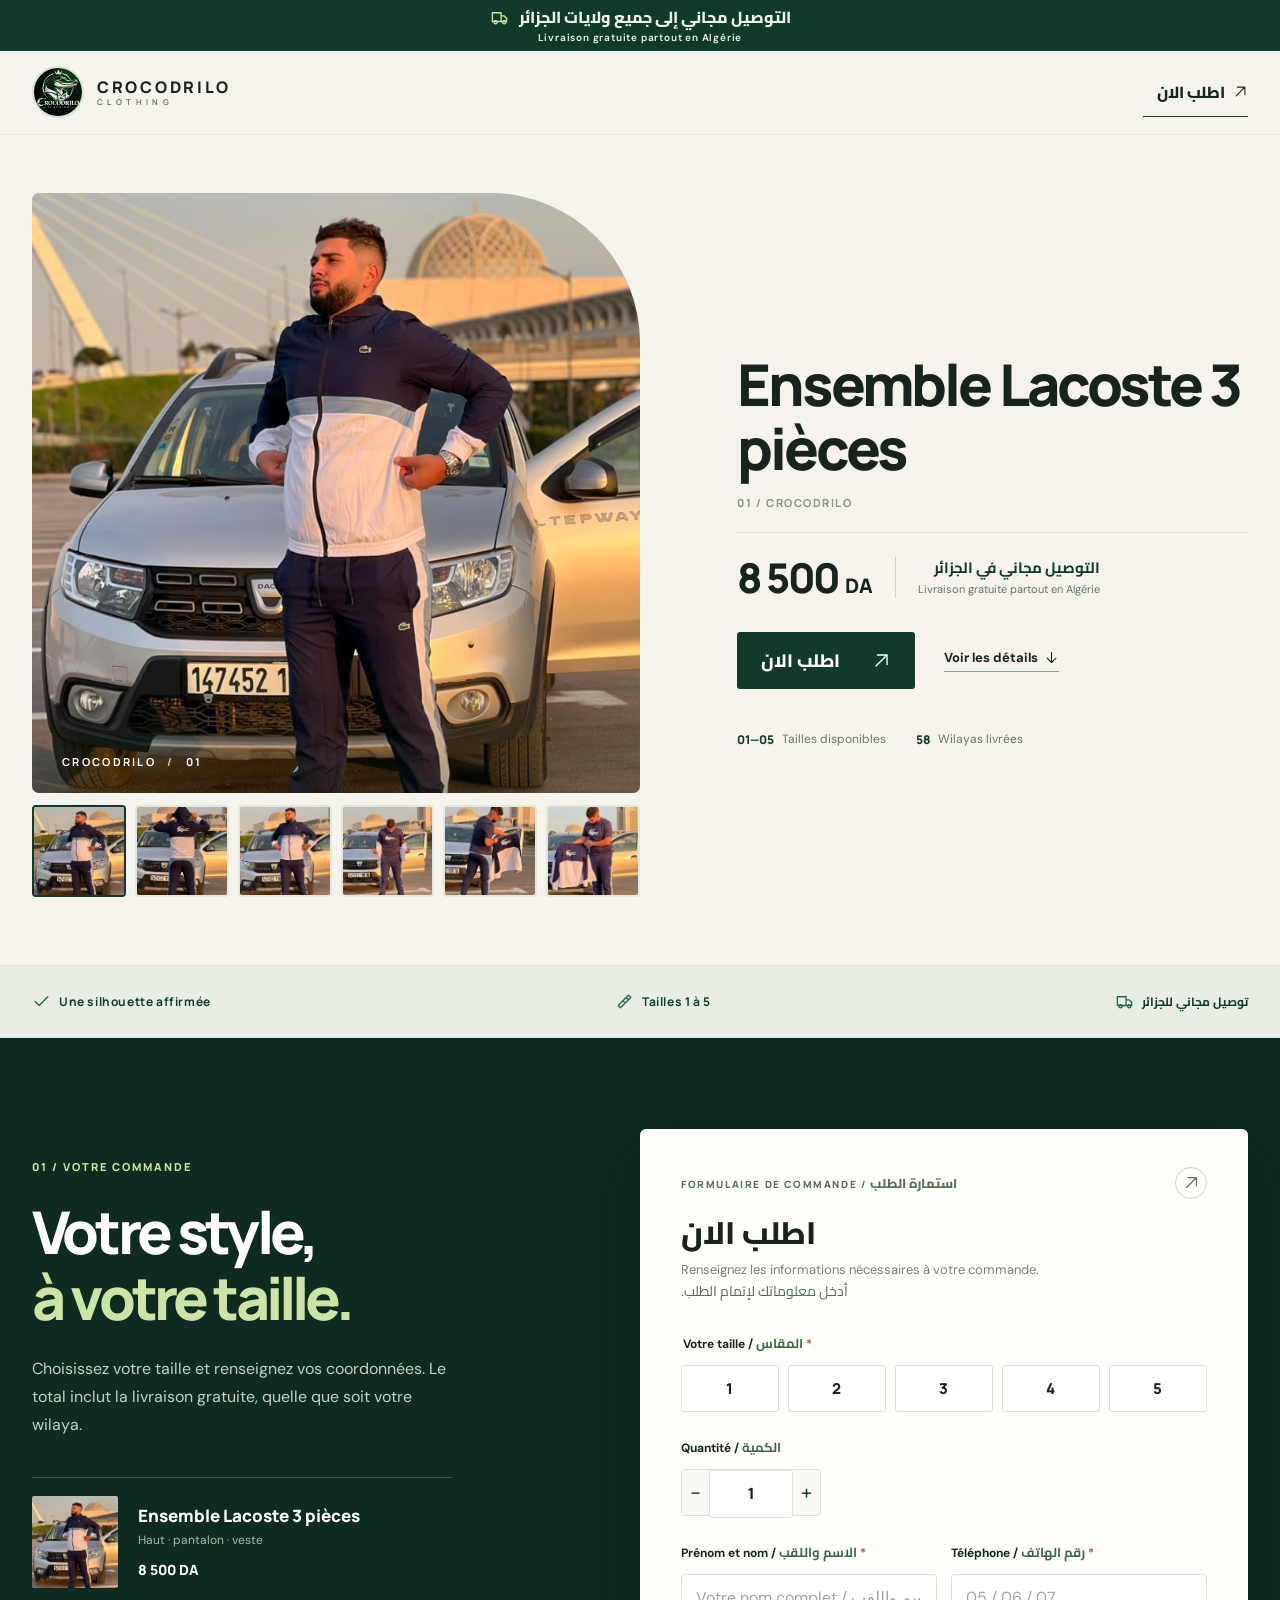
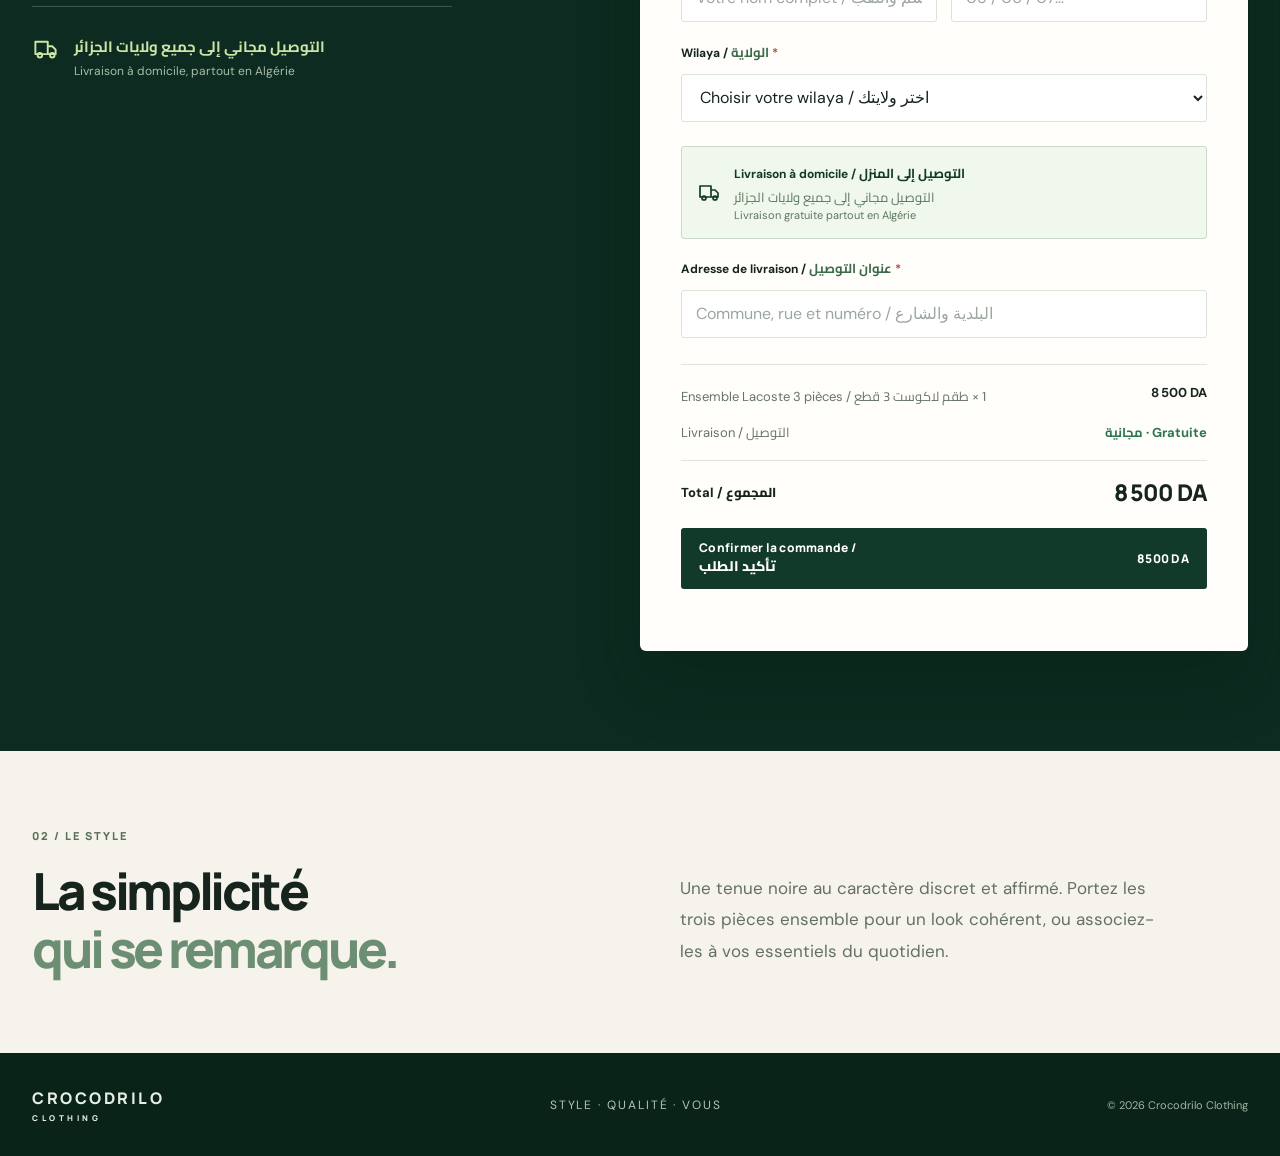
<file: index.html>
<!doctype html>
<html lang="fr">
<head>
  <meta charset="utf-8">
  <meta name="viewport" content="width=device-width, initial-scale=1">
  <meta name="theme-color" content="#123a2a">
  <meta name="description" content="Découvrez l'ensemble Lacoste 3 pièces chez Crocodrilo Clothing. Tailles 1 à 5, 8 500 DA et livraison gratuite partout en Algérie.">
  <title>Ensemble Lacoste 3 pièces | Crocodrilo Clothing</title>
  <link rel="icon" href="assets/crocodrilo-logo.png">
  <link rel="preconnect" href="https://fonts.googleapis.com">
  <link rel="preconnect" href="https://fonts.gstatic.com" crossorigin>
  <link href="https://fonts.googleapis.com/css2?family=Cairo:wght@400;600;700;800&family=DM+Sans:wght@400;500;600;700&family=Manrope:wght@400;500;600;700;800&display=swap" rel="stylesheet">
  <link rel="stylesheet" href="styles.css?v=4">
  <script src="config.js" defer></script>
  <script src="script.js?v=5" defer></script>
  <!-- Meta Pixel Code -->
  <script>
  !function(f,b,e,v,n,t,s)
  {if(f.fbq)return;n=f.fbq=function(){n.callMethod?
  n.callMethod.apply(n,arguments):n.queue.push(arguments)};
  if(!f._fbq)f._fbq=n;n.push=n;n.loaded=!0;n.version='2.0';
  n.queue=[];t=b.createElement(e);t.async=!0;
  t.src=v;s=b.getElementsByTagName(e)[0];
  s.parentNode.insertBefore(t,s)}(window, document,'script',
  'https://connect.facebook.net/en_US/fbevents.js');
  fbq('init', '1466200148709266');
  fbq('track', 'PageView');
  </script>
  <!-- End Meta Pixel Code -->
</head>
<body>
  <noscript><img height="1" width="1" style="display:none" alt=""
  src="https://www.facebook.com/tr?id=1466200148709266&amp;ev=PageView&amp;noscript=1"
  /></noscript>
  <svg class="svg-defs" aria-hidden="true" xmlns="http://www.w3.org/2000/svg">
    <symbol id="icon-arrow-up" viewBox="0 0 24 24"><path d="M5 19 19 5M7 5h12v12"/></symbol>
    <symbol id="icon-arrow-down" viewBox="0 0 24 24"><path d="M12 4v16m-7-7 7 7 7-7"/></symbol>
    <symbol id="icon-truck" viewBox="0 0 24 24"><path d="M3 6h11v11H3zM14 10h4l3 3v4h-7z"/><circle cx="7" cy="18" r="2"/><circle cx="18" cy="18" r="2"/></symbol>
    <symbol id="icon-check" viewBox="0 0 24 24"><path d="m4 12 5 5L20 6"/></symbol>
    <symbol id="icon-ruler" viewBox="0 0 24 24"><path d="m4 17 13-13 3 3L7 20zM10 11l3 3m1-7 3 3"/></symbol>
    <symbol id="icon-pin" viewBox="0 0 24 24"><path d="M20 10c0 5-8 11-8 11S4 15 4 10a8 8 0 1 1 16 0Z"/><circle cx="12" cy="10" r="2.5"/></symbol>
  </svg>
  <div class="announcement"><svg class="icon" aria-hidden="true"><use href="#icon-truck"/></svg><span lang="ar" dir="rtl">التوصيل مجاني إلى جميع ولايات الجزائر</span><span class="announcement-fr">Livraison gratuite partout en Algérie</span></div>
  <header class="site-header">
    <div class="shell header-inner">
      <a class="brand" href="#accueil" aria-label="Crocodrilo Clothing, retour à l'accueil">
        <img src="assets/crocodrilo-logo.png" alt="Logo Crocodrilo Clothing" width="52" height="52">
        <span><strong>CROCODRILO</strong><small>CLOTHING</small></span>
      </a>
      <a class="header-link" href="#commande"><span lang="ar" dir="rtl">اطلب الان</span> <svg class="icon" aria-hidden="true"><use href="#icon-arrow-up"/></svg></a>
    </div>
  </header>

  <main id="accueil">
    <section class="hero shell" aria-labelledby="hero-title">
      <div class="hero-photo-wrap">
        <div class="photo-frame">
          <img class="product-photo" id="product-photo" src="assets/ensemble-lacoste-face.jpeg" alt="Ensemble Lacoste 3 pièces, vue de face" fetchpriority="high">
          <span class="photo-label">CROCODRILO <span> / </span> 01</span>
        </div>
        <div class="product-gallery" aria-label="Photos de l'ensemble Lacoste 3 pièces">
          <button class="gallery-thumb is-active" type="button" data-image="assets/ensemble-lacoste-face.jpeg" data-alt="Ensemble Lacoste 3 pièces, vue de face" aria-label="Voir la photo de face" aria-pressed="true"><img src="assets/ensemble-lacoste-face.jpeg" alt="" loading="lazy"></button>
          <button class="gallery-thumb" type="button" data-image="assets/ensemble-lacoste-dos.jpeg" data-alt="Ensemble Lacoste 3 pièces, vue de dos" aria-label="Voir la photo de dos" aria-pressed="false"><img src="assets/ensemble-lacoste-dos.jpeg" alt="" loading="lazy"></button>
          <button class="gallery-thumb" type="button" data-image="assets/ensemble-lacoste-veste.jpeg" data-alt="Ensemble Lacoste 3 pièces, veste portée" aria-label="Voir la veste portée" aria-pressed="false"><img src="assets/ensemble-lacoste-veste.jpeg" alt="" loading="lazy"></button>
          <button class="gallery-thumb" type="button" data-image="assets/ensemble-lacoste-tshirt.jpeg" data-alt="Ensemble Lacoste 3 pièces, t-shirt et pantalon" aria-label="Voir le t-shirt et le pantalon" aria-pressed="false"><img src="assets/ensemble-lacoste-tshirt.jpeg" alt="" loading="lazy"></button>
          <button class="gallery-thumb" type="button" data-image="assets/ensemble-lacoste-profil.jpeg" data-alt="Ensemble Lacoste 3 pièces, profil avec veste" aria-label="Voir le profil avec la veste" aria-pressed="false"><img src="assets/ensemble-lacoste-profil.jpeg" alt="" loading="lazy"></button>
          <button class="gallery-thumb" type="button" data-image="assets/ensemble-lacoste-trois-pieces.jpeg" data-alt="Ensemble Lacoste 3 pièces, détail des trois pièces" aria-label="Voir le détail des trois pièces" aria-pressed="false"><img src="assets/ensemble-lacoste-trois-pieces.jpeg" alt="" loading="lazy"></button>
        </div>
      </div>
      <div class="hero-copy">
        <div class="product-heading"><h1 id="hero-title">Ensemble Lacoste 3 pièces</h1><span>01 / CROCODRILO</span></div>
        <div class="price-line"><strong>8 500 <small>DA</small></strong><span class="price-divider"></span><span class="shipping-copy"><b lang="ar" dir="rtl">التوصيل مجاني في الجزائر</b><small>Livraison gratuite partout en Algérie</small></span></div>
        <div class="hero-actions"><a class="primary-button" href="#commande"><span lang="ar" dir="rtl">اطلب الان</span> <svg class="icon" aria-hidden="true"><use href="#icon-arrow-up"/></svg></a><a class="text-link" href="#details">Voir les détails <svg class="icon" aria-hidden="true"><use href="#icon-arrow-down"/></svg></a></div>
        <div class="quick-facts"><span><b>01—05</b> Tailles disponibles</span><span><b>58</b> Wilayas livrées</span></div>
      </div>
    </section>

    <section class="feature-strip" aria-label="Avantages">
      <div class="shell strip-inner"><span><svg class="icon" aria-hidden="true"><use href="#icon-check"/></svg> Une silhouette affirmée</span><span><svg class="icon" aria-hidden="true"><use href="#icon-ruler"/></svg> Tailles 1 à 5</span><span><svg class="icon" aria-hidden="true"><use href="#icon-truck"/></svg> <span lang="ar" dir="rtl">توصيل مجاني للجزائر</span></span></div>
    </section>

    <section class="order-section" id="commande" aria-labelledby="order-title">
      <div class="shell order-layout">
        <aside class="order-intro">
          <span class="section-number light">01 / VOTRE COMMANDE</span>
          <h2 id="order-title">Votre style,<br><em>à votre taille.</em></h2>
          <p>Choisissez votre taille et renseignez vos coordonnées. Le total inclut la livraison gratuite, quelle que soit votre wilaya.</p>
          <div class="order-mini-product"><img src="assets/ensemble-lacoste-face.jpeg" alt="Aperçu de l'ensemble Lacoste 3 pièces"><div><strong>Ensemble Lacoste 3 pièces</strong><span>Haut · pantalon · veste</span><b>8 500 DA</b></div></div>
            <div class="trust-note"><svg class="icon" aria-hidden="true"><use href="#icon-truck"/></svg><p><span lang="ar" dir="rtl">التوصيل مجاني إلى جميع ولايات الجزائر</span><br><small>Livraison à domicile, partout en Algérie</small></p></div>
        </aside>
        <form class="order-card" id="order-form" novalidate>
          <div class="form-top"><span>FORMULAIRE DE COMMANDE / <span lang="ar" dir="rtl">استمارة الطلب</span></span><span class="form-icon" aria-hidden="true"><svg class="icon"><use href="#icon-arrow-up"/></svg></span></div>
          <h3><span lang="ar" dir="rtl">اطلب الان</span></h3>
          <p class="form-subtitle">Renseignez les informations nécessaires à votre commande.<br><span lang="ar" dir="rtl">أدخل معلوماتك لإتمام الطلب.</span></p>

          <fieldset class="size-fieldset"><legend>Votre taille / <span lang="ar" dir="rtl">المقاس</span> <span class="required">*</span></legend><div class="size-options">
            <label><input type="radio" name="Taille" value="1" required><span>1</span></label>
            <label><input type="radio" name="Taille" value="2"><span>2</span></label>
            <label><input type="radio" name="Taille" value="3"><span>3</span></label>
            <label><input type="radio" name="Taille" value="4"><span>4</span></label>
            <label><input type="radio" name="Taille" value="5"><span>5</span></label>
          </div></fieldset>

          <div class="field quantity-field"><label for="quantity">Quantité / <span lang="ar" dir="rtl">الكمية</span></label><div class="quantity-control"><button type="button" id="quantity-minus" aria-label="Diminuer la quantité / تقليل الكمية">−</button><input id="quantity" name="Quantite" type="number" min="1" max="20" value="1" inputmode="numeric"><button type="button" id="quantity-plus" aria-label="Augmenter la quantité / زيادة الكمية">+</button></div></div>

          <div class="form-grid">
            <div class="field"><label for="customer-name">Prénom et nom / <span lang="ar" dir="rtl">الاسم واللقب</span> <span class="required">*</span></label><input id="customer-name" name="Nom complet" type="text" autocomplete="name" placeholder="Votre nom complet / الاسم واللقب" required></div>
            <div class="field"><label for="customer-phone">Téléphone / <span lang="ar" dir="rtl">رقم الهاتف</span> <span class="required">*</span></label><input id="customer-phone" name="Telephone" type="tel" autocomplete="tel" inputmode="tel" placeholder="05 / 06 / 07…" pattern="^(?:\+213|0)[5-7][0-9]{8}$" required></div>
            <div class="field wide"><label for="wilaya">Wilaya / <span lang="ar" dir="rtl">الولاية</span> <span class="required">*</span></label><select id="wilaya" name="Wilaya" required><option value="">Choisir votre wilaya / اختر ولايتك</option></select></div>
          </div>

          <div class="delivery-home-note"><svg class="icon" aria-hidden="true"><use href="#icon-truck"/></svg><div><b>Livraison à domicile / <span lang="ar" dir="rtl">التوصيل إلى المنزل</span></b><small><span lang="ar" dir="rtl">التوصيل مجاني إلى جميع ولايات الجزائر</span><br>Livraison gratuite partout en Algérie</small></div></div>
          <input type="hidden" name="Livraison" value="Domicile">
          <div class="field address-field" id="address-field"><label for="address">Adresse de livraison / <span lang="ar" dir="rtl">عنوان التوصيل</span> <span class="required">*</span></label><input id="address" name="Adresse" type="text" autocomplete="street-address" placeholder="Commune, rue et numéro / البلدية والشارع" required></div>

          <div class="order-summary"><div><span>Ensemble Lacoste 3 pièces / <span lang="ar" dir="rtl">طقم لاكوست 3 قطع</span> × <span id="summary-quantity">1</span></span><strong id="subtotal">8 500 DA</strong></div><div><span>Livraison / <span lang="ar" dir="rtl">التوصيل</span></span><strong class="free"><span lang="ar" dir="rtl">مجانية</span> · Gratuite</strong></div><div class="total-row"><span>Total / <span lang="ar" dir="rtl">المجموع</span></span><strong id="total">8 500 DA</strong></div></div>
          <button class="submit-button" type="submit"><span>Confirmer la commande / <span lang="ar" dir="rtl">تأكيد الطلب</span></span><span id="button-total">8 500 DA</span></button>
          <p class="form-feedback" id="form-feedback" role="status" aria-live="polite"></p>
        </form>
      </div>
    </section>

    <section class="details shell" id="details">
      <div><span class="section-number">02 / LE STYLE</span><h2>La simplicité<br><em>qui se remarque.</em></h2></div>
      <p>Une tenue noire au caractère discret et affirmé. Portez les trois pièces ensemble pour un look cohérent, ou associez-les à vos essentiels du quotidien.</p>
    </section>
  </main>
  <footer><div class="shell footer-inner"><div class="footer-brand">CROCODRILO <span>CLOTHING</span></div><span>Style · Qualité · Vous</span><small>© <span id="year"></span> Crocodrilo Clothing</small></div></footer>
</body>
</html>
</file>
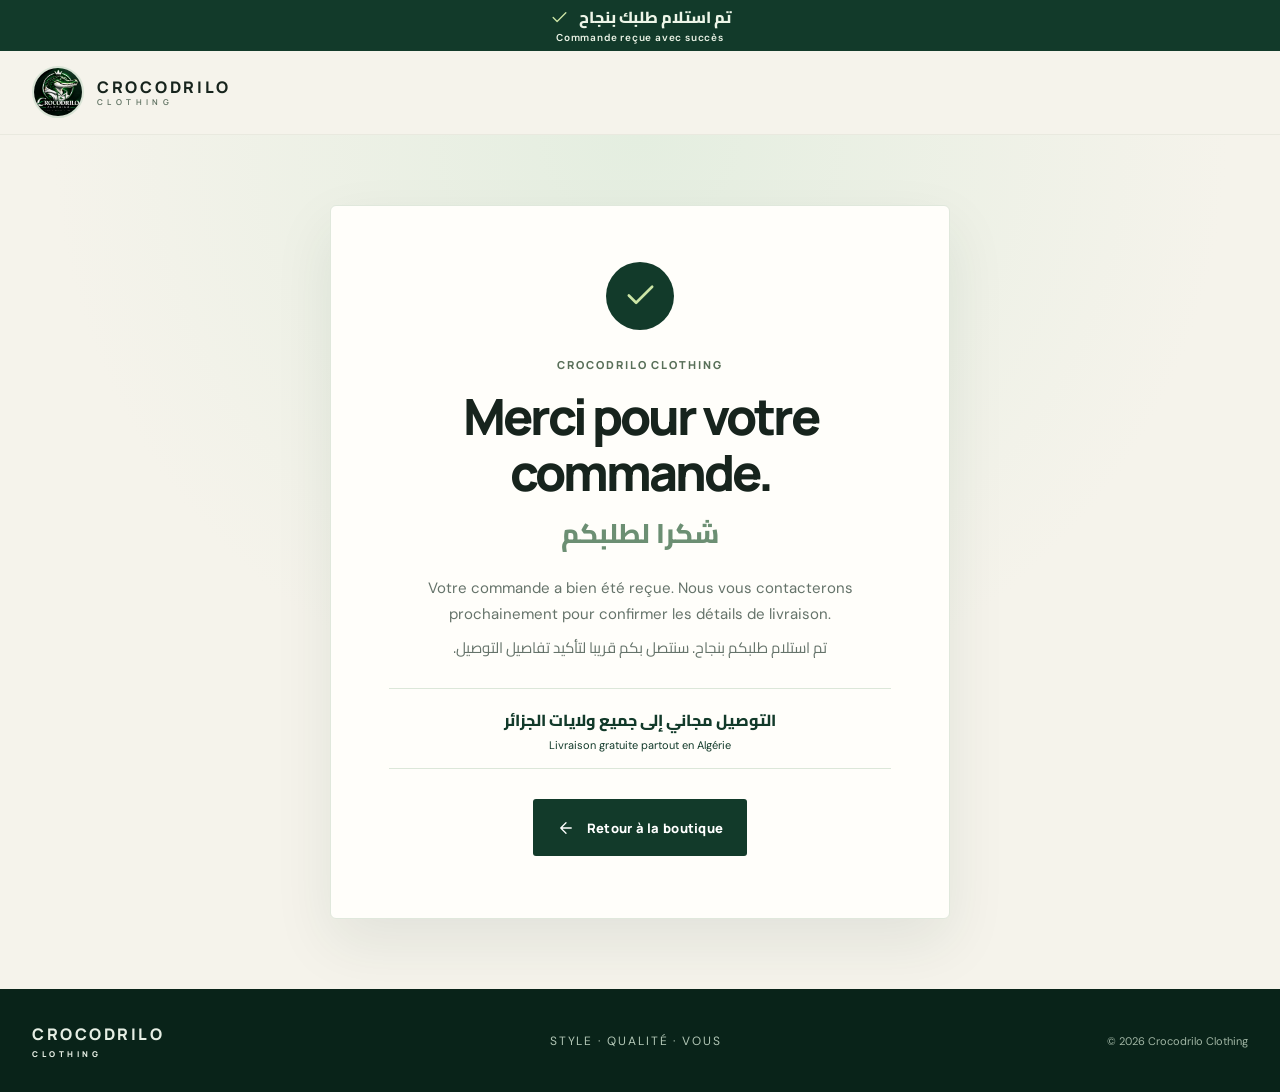
<file: merci.html>
<!doctype html>
<html lang="fr">
<head>
  <meta charset="utf-8">
  <meta name="viewport" content="width=device-width, initial-scale=1">
  <meta name="theme-color" content="#123a2a">
  <title>Merci pour votre commande | Ensemble Lacoste 3 pièces</title>
  <link rel="icon" href="assets/crocodrilo-logo.png">
  <link rel="preconnect" href="https://fonts.googleapis.com">
  <link rel="preconnect" href="https://fonts.gstatic.com" crossorigin>
  <link href="https://fonts.googleapis.com/css2?family=Cairo:wght@400;600;700;800&family=DM+Sans:wght@400;500;600;700&family=Manrope:wght@400;500;600;700;800&display=swap" rel="stylesheet">
  <link rel="stylesheet" href="styles.css?v=3">
  <!-- Meta Pixel Code -->
  <script>
  !function(f,b,e,v,n,t,s)
  {if(f.fbq)return;n=f.fbq=function(){n.callMethod?
  n.callMethod.apply(n,arguments):n.queue.push(arguments)};
  if(!f._fbq)f._fbq=n;n.push=n;n.loaded=!0;n.version='2.0';
  n.queue=[];t=b.createElement(e);t.async=!0;
  t.src=v;s=b.getElementsByTagName(e)[0];
  s.parentNode.insertBefore(t,s)}(window, document,'script',
  'https://connect.facebook.net/en_US/fbevents.js');
  fbq('init', '1466200148709266');
  fbq('track', 'PageView');
  </script>
  <!-- End Meta Pixel Code -->
</head>
<body class="thanks-page">
  <noscript><img height="1" width="1" style="display:none" alt=""
  src="https://www.facebook.com/tr?id=1466200148709266&amp;ev=PageView&amp;noscript=1"
  /></noscript>
  <svg class="svg-defs" aria-hidden="true" xmlns="http://www.w3.org/2000/svg"><symbol id="icon-check" viewBox="0 0 24 24"><path d="m4 12 5 5L20 6"/></symbol><symbol id="icon-arrow-left" viewBox="0 0 24 24"><path d="M19 12H5m7-7-7 7 7 7"/></symbol></svg>
  <div class="announcement"><svg class="icon" aria-hidden="true"><use href="#icon-check"/></svg><span lang="ar" dir="rtl">تم استلام طلبك بنجاح</span><span class="announcement-fr">Commande reçue avec succès</span></div>
  <header class="site-header"><div class="shell header-inner"><a class="brand" href="index.html" aria-label="Crocodrilo Clothing, accueil"><img src="assets/crocodrilo-logo.png" alt="Logo Crocodrilo Clothing" width="52" height="52"><span><strong>CROCODRILO</strong><small>CLOTHING</small></span></a></div></header>
  <main class="thanks-main"><div class="thanks-card"><div class="thanks-mark"><svg class="icon" aria-hidden="true"><use href="#icon-check"/></svg></div><p class="section-number">CROCODRILO CLOTHING</p><h1>Merci pour votre commande.</h1><h2 lang="ar" dir="rtl">شكرا لطلبكم</h2><p class="thanks-copy">Votre commande a bien été reçue. Nous vous contacterons prochainement pour confirmer les détails de livraison.</p><p class="thanks-copy" lang="ar" dir="rtl">تم استلام طلبكم بنجاح. سنتصل بكم قريبا لتأكيد تفاصيل التوصيل.</p><div class="thanks-shipping"><span lang="ar" dir="rtl">التوصيل مجاني إلى جميع ولايات الجزائر</span><small>Livraison gratuite partout en Algérie</small></div><a class="primary-button" href="index.html"><svg class="icon" aria-hidden="true"><use href="#icon-arrow-left"/></svg> Retour à la boutique</a></div></main>
  <footer><div class="shell footer-inner"><div class="footer-brand">CROCODRILO <span>CLOTHING</span></div><span>Style · Qualité · Vous</span><small>© <span id="year"></span> Crocodrilo Clothing</small></div></footer>
  <script>document.querySelector('#year').textContent = new Date().getFullYear();</script>
</body>
</html>
</file>
<file: styles.css>
:root{--forest:#123a2a;--deep:#0d2b20;--lime:#cce5a6;--cream:#f5f3eb;--paper:#fffefa;--ink:#17241d;--muted:#6b756d;--line:#dce2d8;--font-display:Manrope,Arial,sans-serif;--font-body:'DM Sans',Arial,sans-serif}
*{box-sizing:border-box}html{scroll-behavior:smooth}body{margin:0;background:var(--cream);color:var(--ink);font-family:var(--font-body)}button,input,select{font:inherit}button{cursor:pointer}a{color:inherit;text-decoration:none}img{display:block;max-width:100%}.shell{width:min(1220px,calc(100% - 64px));margin:auto}.announcement{height:34px;display:flex;align-items:center;justify-content:center;gap:16px;background:var(--forest);color:#edf5e8;font-size:11px;font-weight:700;letter-spacing:.17em;text-transform:uppercase}.sparkle{color:var(--lime);font-size:14px}.site-header{background:var(--cream);border-bottom:1px solid #e9e9df}.header-inner{height:83px;display:flex;align-items:center;justify-content:space-between}.brand{display:flex;align-items:center;gap:13px}.brand img{width:52px;height:52px;object-fit:cover;border-radius:50%;border:2px solid #d9e4d6}.brand span{display:grid;gap:2px}.brand strong{font:800 16px/1 var(--font-display);letter-spacing:.17em}.brand small{font:600 8px/1.2 var(--font-display);letter-spacing:.55em;color:#5b6e5e}.header-link{font:700 12px var(--font-display);letter-spacing:.04em;border-bottom:1px solid var(--forest);padding:9px 0}.header-link span{margin-left:14px;font-size:17px}.hero{min-height:698px;padding-top:58px;padding-bottom:68px;display:grid;grid-template-columns:50% 1fr;gap:8%;align-items:center}.hero-photo-wrap{position:relative}.photo-frame{position:relative;height:600px;background:#d8dfd6;overflow:hidden;border-radius:7px 150px 7px 7px}.product-photo{width:100%;height:100%;object-fit:cover;object-position:center 38%}.photo-frame:after{content:"";position:absolute;inset:auto 0 0;height:130px;background:linear-gradient(transparent,rgba(10,26,18,.36));pointer-events:none}.photo-label{position:absolute;z-index:1;bottom:24px;left:30px;color:#fff;font:700 11px var(--font-display);letter-spacing:.21em}.photo-label span{color:var(--lime);padding:0 7px}.photo-stamp{position:absolute;right:-42px;bottom:42px;width:112px;height:112px;border-radius:50%;background:var(--lime);color:var(--forest);display:flex;align-items:center;justify-content:center;transform:rotate(14deg);box-shadow:0 11px 24px #0f2f1b22}.photo-stamp span{font:800 14px/1.12 var(--font-display);letter-spacing:.06em;text-align:center}.photo-stamp b{position:absolute;right:12px;top:12px;font-size:17px}.hero-copy{padding:10px 0 0}.eyebrow,.section-number{font:800 11px var(--font-display);letter-spacing:.18em;color:#597059}.eyebrow{display:flex;align-items:center;gap:12px}.eyebrow span{width:25px;height:1px;background:#638461}.hero h1,.details h2,.order-intro h2{font-family:var(--font-display);font-weight:800;letter-spacing:-.065em}.hero h1{font-size:clamp(44px,5.1vw,72px);line-height:1.11;margin:23px 0 23px}.hero h1 em,.details h2 em,.order-intro h2 em{font-style:normal;color:#6c8f73}.hero-description{font-size:16px;line-height:1.78;color:#5d6b60;max-width:490px;margin:0 0 37px}.product-heading{border-top:1px solid #d8dfd5;padding:20px 0 16px;display:flex;justify-content:space-between;gap:10px;font:800 11px var(--font-display);letter-spacing:.14em}.product-heading span:last-child{color:#859187;font-weight:600}.price-line{display:flex;align-items:center;gap:22px}.price-line>strong{font:800 41px/1 var(--font-display);letter-spacing:-.06em}.price-line strong small{font-size:20px;letter-spacing:0}.price-divider{height:41px;width:1px;background:#cad4c9}.price-line>span:last-child{font-size:13px;line-height:1.5;color:#66746a}.price-line b{color:var(--forest)}.hero-actions{display:flex;align-items:center;gap:29px;margin-top:34px}.primary-button,.submit-button{border:0;background:var(--forest);color:#fff;font:800 13px var(--font-display);letter-spacing:.02em}.primary-button{display:inline-flex;align-items:center;justify-content:center;gap:32px;min-height:57px;padding:0 24px;border-radius:3px}.primary-button:hover,.submit-button:hover{background:#246145}.primary-button span{font-size:20px;font-weight:400}.text-link{font-size:13px;font-weight:700;border-bottom:1px solid #8da08e;padding-bottom:5px}.quick-facts{display:flex;gap:30px;margin-top:42px;color:#68766d;font-size:12px}.quick-facts span{display:flex;align-items:center;gap:8px}.quick-facts b{font:800 12px var(--font-display);color:var(--forest)}.feature-strip{border-top:1px solid #dfe5d8;border-bottom:1px solid #dfe5d8;background:#e9eee4}.strip-inner{min-height:71px;display:flex;justify-content:space-between;align-items:center;color:var(--forest);font:700 12px var(--font-display);letter-spacing:.05em}.details{min-height:302px;display:grid;grid-template-columns:1fr 1fr;align-items:center;gap:80px;padding-top:67px;padding-bottom:70px}.details h2{font-size:clamp(38px,4vw,54px);line-height:1.12;margin:17px 0 0}.details p{font-size:17px;line-height:1.85;color:#647066;max-width:480px;margin:38px 0 0}.order-section{background:var(--deep);color:#fff;padding:91px 0 100px;scroll-margin-top:0}.order-layout{display:grid;grid-template-columns:.8fr 1fr;gap:10%;align-items:start}.section-number.light{color:var(--lime)}.order-intro{padding-top:26px}.order-intro h2{font-size:clamp(43px,4.6vw,64px);line-height:1.13;margin:23px 0}.order-intro h2 em{color:var(--lime)}.order-intro>p{max-width:420px;font-size:16px;line-height:1.75;color:#c4d1c4;margin:0 0 38px}.order-mini-product{display:flex;gap:20px;align-items:center;border-top:1px solid #3a5948;border-bottom:1px solid #3a5948;padding:18px 0;max-width:420px}.order-mini-product img{width:86px;height:92px;object-fit:cover;object-position:center 31%;border-radius:2px}.order-mini-product div{display:grid;gap:5px}.order-mini-product strong{font:800 17px var(--font-display)}.order-mini-product span{font-size:12px;color:#a9bbaa}.order-mini-product b{font:800 14px var(--font-display);margin-top:7px}.trust-note{display:flex;gap:15px;margin-top:28px;align-items:flex-start;color:var(--lime)}.trust-note>span{font-size:24px}.trust-note p{margin:0;font:700 13px/1.65 var(--font-display)}.trust-note small{color:#a8bda9;font:400 12px var(--font-body)}.order-card{background:var(--paper);color:var(--ink);padding:38px 41px 35px;border-radius:6px;box-shadow:0 30px 60px #061b1140}.form-top{display:flex;justify-content:space-between;align-items:center;font:800 10px var(--font-display);letter-spacing:.16em;color:#56705a}.form-icon{width:32px;height:32px;border:1px solid #cadaca;border-radius:50%;display:grid;place-items:center;font:20px var(--font-body)}.order-card h3{font:800 28px var(--font-display);letter-spacing:-.04em;margin:12px 0 5px}.form-subtitle{font-size:13px;color:#778279;margin:0 0 27px}fieldset{border:0;padding:0;margin:0}legend,.field label{display:block;font-size:12px;font-weight:700;margin-bottom:10px}.required{color:#af4c44}.size-options{display:grid;grid-template-columns:repeat(5,1fr);gap:9px}.size-options label{position:relative}.size-options input{position:absolute;opacity:0;width:100%;height:100%;margin:0;cursor:pointer}.size-options span{height:47px;border:1px solid #dbe3d9;border-radius:3px;display:grid;place-items:center;font:800 15px var(--font-display);background:#fff;transition:.15s}.size-options input:checked+span{background:var(--forest);color:#fff;border-color:var(--forest)}.size-options input:focus-visible+span{outline:3px solid #8db4a0;outline-offset:2px}.quantity-field{margin-top:23px}.quantity-control{height:47px;width:140px;display:flex;border:1px solid #dbe3d9;border-radius:3px}.quantity-control button{width:42px;border:0;background:#f7f9f5;color:var(--forest);font-size:20px}.quantity-control input{width:54px;border:0;text-align:center;appearance:textfield;background:#fff;font-weight:700}.quantity-control input::-webkit-inner-spin-button,.quantity-control input::-webkit-outer-spin-button{-webkit-appearance:none;margin:0}.form-grid{display:grid;grid-template-columns:1fr 1fr;gap:18px 14px;margin-top:24px}.field input:not([type=radio]),.field select{width:100%;min-height:48px;border:1px solid #dbe3d9;background:#fff;border-radius:3px;padding:0 14px;color:var(--ink);outline:none}.field input:focus,.field select:focus{border-color:#447756;box-shadow:0 0 0 3px #6a9b7028}.field input::placeholder{color:#9da79e}.field.wide{grid-column:1/-1}.delivery-fieldset{margin-top:24px}.delivery-options{display:grid;grid-template-columns:1fr 1fr;gap:10px}.delivery-options label{position:relative}.delivery-options input{position:absolute;opacity:0;width:100%;height:100%;cursor:pointer;margin:0}.delivery-options label>span{display:grid;gap:3px;min-height:63px;padding:11px 13px;border:1px solid #dbe3d9;border-radius:3px;background:#fff}.delivery-options b{font-size:12px}.delivery-options small{font-size:11px;color:#839086}.delivery-options input:checked+span{border-color:#285c3d;background:#f0f7ec}.delivery-options input:focus-visible+span{outline:3px solid #8db4a0;outline-offset:2px}.address-field{margin-top:17px}.order-summary{margin-top:26px;padding:19px 0 0;border-top:1px solid #e0e5dc}.order-summary>div{display:flex;justify-content:space-between;gap:14px;margin-bottom:12px;font-size:13px;color:#66736a}.order-summary strong{color:var(--ink);font-weight:700}.order-summary .free{color:#2e7650}.order-summary .total-row{border-top:1px solid #e0e5dc;padding-top:15px;margin:16px 0 20px;align-items:center;font-weight:800;color:var(--ink)}.total-row strong{font:800 23px var(--font-display);letter-spacing:-.04em}.submit-button{width:100%;min-height:54px;padding:0 18px;display:flex;align-items:center;justify-content:space-between;border-radius:3px}.submit-button:disabled{opacity:.65;cursor:wait}.submit-button span{font-size:12px}.form-feedback{min-height:1.3em;margin:12px 0 0;font-size:12px;line-height:1.5;color:#a44838}.form-feedback.success{color:#276c45}footer{background:#092319;color:#e6eee4}.footer-inner{min-height:103px;display:flex;align-items:center;justify-content:space-between;gap:20px}.footer-brand{font:800 16px var(--font-display);letter-spacing:.16em}.footer-brand span{display:block;font-size:8px;letter-spacing:.44em;margin-top:3px}.footer-inner>span{font-size:12px;letter-spacing:.16em;color:#b2c7b6;text-transform:uppercase}.footer-inner small{font-size:11px;color:#a0b5a4}
@media(max-width:980px){.hero{gap:5%;grid-template-columns:48% 1fr;min-height:0}.photo-frame{height:550px}.photo-stamp{right:-18px}.hero h1{font-size:clamp(42px,5vw,57px)}.hero-actions{align-items:flex-start;flex-direction:column;gap:17px}.order-layout{gap:5%}.order-card{padding:33px 28px}.details{gap:40px}}
@media(max-width:700px){.shell{width:min(100% - 36px,520px)}.announcement{height:31px;font-size:9px;letter-spacing:.08em;gap:10px}.header-inner{height:69px}.brand img{width:44px;height:44px}.brand strong{font-size:13px}.brand small{font-size:7px}.header-link{font-size:11px}.header-link span{margin-left:5px}.hero{padding-top:25px;padding-bottom:49px;display:flex;flex-direction:column;gap:34px}.hero-photo-wrap{width:100%}.photo-frame{height:min(115vw,550px);border-radius:5px 105px 5px 5px}.photo-stamp{width:84px;height:84px;right:8px;bottom:-23px}.photo-stamp span{font-size:11px}.hero-copy{padding:0;width:100%}.hero h1{font-size:clamp(40px,11vw,60px);margin:15px 0 15px}.hero-description{font-size:14px;line-height:1.75;margin-bottom:27px}.product-heading{padding-top:16px}.price-line>strong{font-size:36px}.hero-actions{flex-direction:row;align-items:center;flex-wrap:wrap;gap:20px;margin-top:27px}.primary-button{min-height:52px;gap:18px;padding:0 18px}.quick-facts{margin-top:31px}.strip-inner{min-height:69px;display:grid;grid-template-columns:repeat(3,1fr);gap:9px;text-align:center;font-size:10px;line-height:1.35}.details{display:block;min-height:0;padding-top:59px;padding-bottom:63px}.details h2{font-size:42px}.details p{margin-top:20px;font-size:14px}.order-section{padding:57px 0 66px}.order-layout{display:block}.order-intro{padding:0}.order-intro h2{font-size:46px;margin:17px 0}.order-intro>p{font-size:14px;margin-bottom:20px}.order-mini-product,.trust-note{display:none}.order-card{margin-top:32px;padding:30px 22px}.footer-inner{padding:25px 0;min-height:0;align-items:flex-start;flex-direction:column;gap:12px}.footer-inner>span{font-size:10px}}
@media(max-width:400px){.shell{width:calc(100% - 28px)}.brand{gap:9px}.brand strong{font-size:11px}.header-link{font-size:10px}.hero-actions{align-items:flex-start;flex-direction:column;gap:16px}.quick-facts{gap:16px;font-size:10px}.order-card{padding:26px 17px}.form-grid{grid-template-columns:1fr}.field.wide{grid-column:auto}}
@media(prefers-reduced-motion:reduce){html{scroll-behavior:auto}*{transition:none!important}}
.svg-defs{position:absolute;width:0;height:0;overflow:hidden}
.icon{width:18px;height:18px;flex:none;fill:none;stroke:currentColor;stroke-width:1.7;stroke-linecap:round;stroke-linejoin:round}
.announcement{height:auto;min-height:50px;padding:7px 15px;gap:3px 10px;flex-wrap:wrap;letter-spacing:0;text-transform:none}
.announcement>.icon{color:var(--lime);width:19px;height:19px}
.announcement [lang=ar]{font-size:16px;font-weight:800;line-height:1.3}
.announcement-fr{width:100%;text-align:center;font-size:10px;font-weight:600;letter-spacing:.08em}
.header-link{display:inline-flex;align-items:center;gap:8px}
.header-link .icon{width:15px;height:15px}
.price-line .shipping-copy{display:grid;gap:2px;line-height:1.45}
.shipping-copy [lang=ar]{font-size:15px;color:var(--forest)}
.shipping-copy small{font-size:11px;color:#66746a}
.primary-button .icon{width:19px;height:19px}
.text-link{display:inline-flex;gap:6px;align-items:center}
.text-link .icon{width:15px;height:15px}
.strip-inner>span{display:inline-flex;align-items:center;gap:8px}
.strip-inner .icon{width:19px;height:19px;color:#2c6745}
.trust-note .icon{width:27px;height:27px}
.trust-note [lang=ar]{font-size:15px}
.form-icon .icon{width:17px;height:17px}
@media(max-width:700px){.announcement{min-height:58px;padding:6px 8px;column-gap:7px}.announcement [lang=ar]{font-size:14px}.announcement-fr{font-size:9px}.strip-inner{gap:7px}.strip-inner>span{justify-content:center;flex-direction:column;gap:4px}.strip-inner .icon{width:18px;height:18px}.price-line .shipping-copy{max-width:175px}.shipping-copy [lang=ar]{font-size:13px}.shipping-copy small{font-size:10px}}
[lang=ar]{font-family:Cairo,Arial,sans-serif;letter-spacing:0;text-transform:none}
.header-link [lang=ar]{font-size:16px;font-weight:800}
.primary-button [lang=ar]{font-size:18px;font-weight:800;line-height:1.3}
.form-top [lang=ar]{font-size:13px;font-weight:800}
.order-card h3 [lang=ar]{font-size:31px;font-weight:800;line-height:1.45}
.form-subtitle [lang=ar]{font-size:14px;color:#526d58}
.field label [lang=ar],fieldset legend [lang=ar]{font-size:13px;color:#3d6b4a}
.delivery-options b [lang=ar]{font-size:12px;color:#285c3d}
.delivery-options small [lang=ar]{font-size:11px}
.submit-button{min-height:61px;gap:12px;text-align:left}
.submit-button>span:first-child{line-height:1.4}
.submit-button [lang=ar]{display:block;font-size:14px;font-weight:800}
.submit-button #button-total{white-space:nowrap}
.thanks-page{min-height:100vh;display:flex;flex-direction:column}.thanks-main{flex:1;display:grid;place-items:center;padding:70px 18px;background:radial-gradient(circle at 50% 0,#e4eee0 0,#f5f3eb 55%)}.thanks-card{width:min(620px,100%);padding:56px 58px 62px;background:var(--paper);text-align:center;border:1px solid #e0e8dc;border-radius:6px;box-shadow:0 24px 60px #123a2a16}.thanks-mark{width:68px;height:68px;margin:0 auto 27px;display:grid;place-items:center;border-radius:50%;background:var(--forest);color:var(--lime)}.thanks-mark .icon{width:35px;height:35px;stroke-width:1.8}.thanks-card .section-number{display:block;margin-bottom:16px}.thanks-card h1{margin:0;font:800 clamp(32px,5vw,50px)/1.12 var(--font-display);letter-spacing:-.06em}.thanks-card h2{margin:15px 0 22px;font:800 27px/1.4 Cairo,Arial,sans-serif;color:#6c8f73}.thanks-copy{margin:8px auto;color:#65736a;font-size:15px;line-height:1.75;max-width:470px}.thanks-copy[lang=ar]{font-family:Cairo,Arial,sans-serif;font-size:15px}.thanks-shipping{display:grid;gap:3px;margin:27px auto 30px;padding:16px;border-top:1px solid #dce7d9;border-bottom:1px solid #dce7d9;color:var(--forest)}.thanks-shipping span{font:800 16px Cairo,Arial,sans-serif}.thanks-shipping small{font-size:11px}.thanks-card .primary-button{display:inline-flex;gap:12px}.thanks-card .primary-button .icon{width:18px;height:18px}
@media(max-width:700px){.thanks-main{padding:38px 14px}.thanks-card{padding:40px 22px 45px}.thanks-card h1{font-size:35px}.thanks-card h2{font-size:24px}.thanks-copy{font-size:14px}.thanks-shipping span{font-size:14px}}
.product-gallery{display:grid;grid-template-columns:repeat(6,minmax(0,1fr));gap:9px;margin-top:12px}.gallery-thumb{height:92px;padding:0;border:2px solid transparent;border-radius:4px;background:#e1e9dd;overflow:hidden;transition:border-color .15s,transform .15s}.gallery-thumb img{width:100%;height:100%;object-fit:cover;object-position:center 30%}.gallery-thumb:hover{transform:translateY(-2px)}.gallery-thumb.is-active{border-color:var(--forest)}.gallery-thumb:focus-visible{outline:3px solid #8db4a0;outline-offset:2px}.hero .product-heading{display:block;border-top:0;padding:0 0 22px}.hero .product-heading h1{font:800 clamp(36px,4.5vw,62px)/1.12 var(--font-display);letter-spacing:-.055em;text-transform:none;margin:0 0 14px}.hero .product-heading>span{font:700 11px var(--font-display);letter-spacing:.14em;color:#859187}.hero .price-line{border-top:1px solid #d8dfd5;padding-top:24px}.hero .product-photo{object-position:center 33%}
@media(max-width:700px){.product-gallery{gap:6px;margin-top:9px}.gallery-thumb{height:64px}.hero .product-heading{padding:0 0 19px}.hero .product-heading h1{font-size:clamp(34px,9vw,48px);margin-bottom:10px}.hero .price-line{padding-top:20px}}
.delivery-home-note{display:flex;align-items:center;gap:13px;margin-top:24px;padding:14px 15px;border:1px solid #cadaca;border-radius:3px;background:#f0f7ec;color:var(--forest)}.delivery-home-note .icon{width:24px;height:24px}.delivery-home-note div{display:grid;gap:3px}.delivery-home-note b{font-size:12px}.delivery-home-note small{font-size:11px;color:#5d7662;line-height:1.5}.delivery-home-note [lang=ar]{font-size:13px}.address-field{margin-top:17px}
</file>
